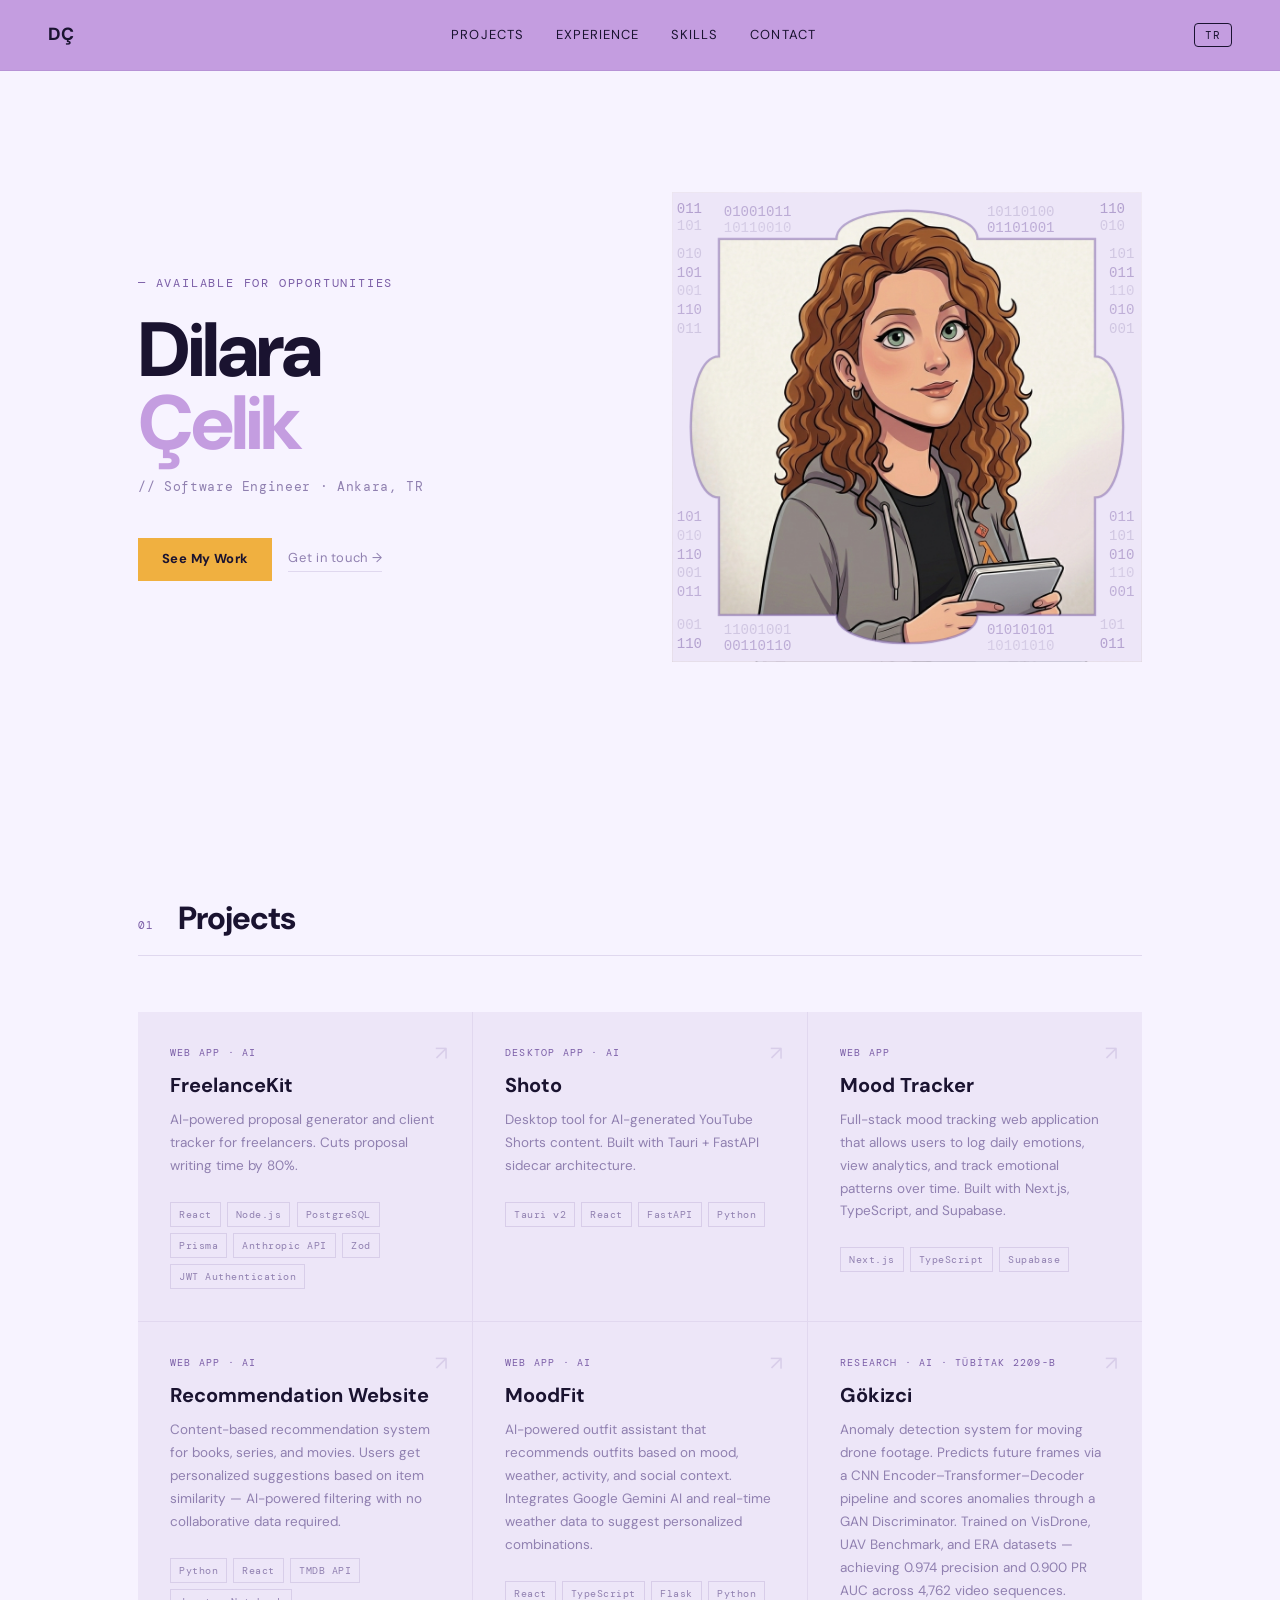
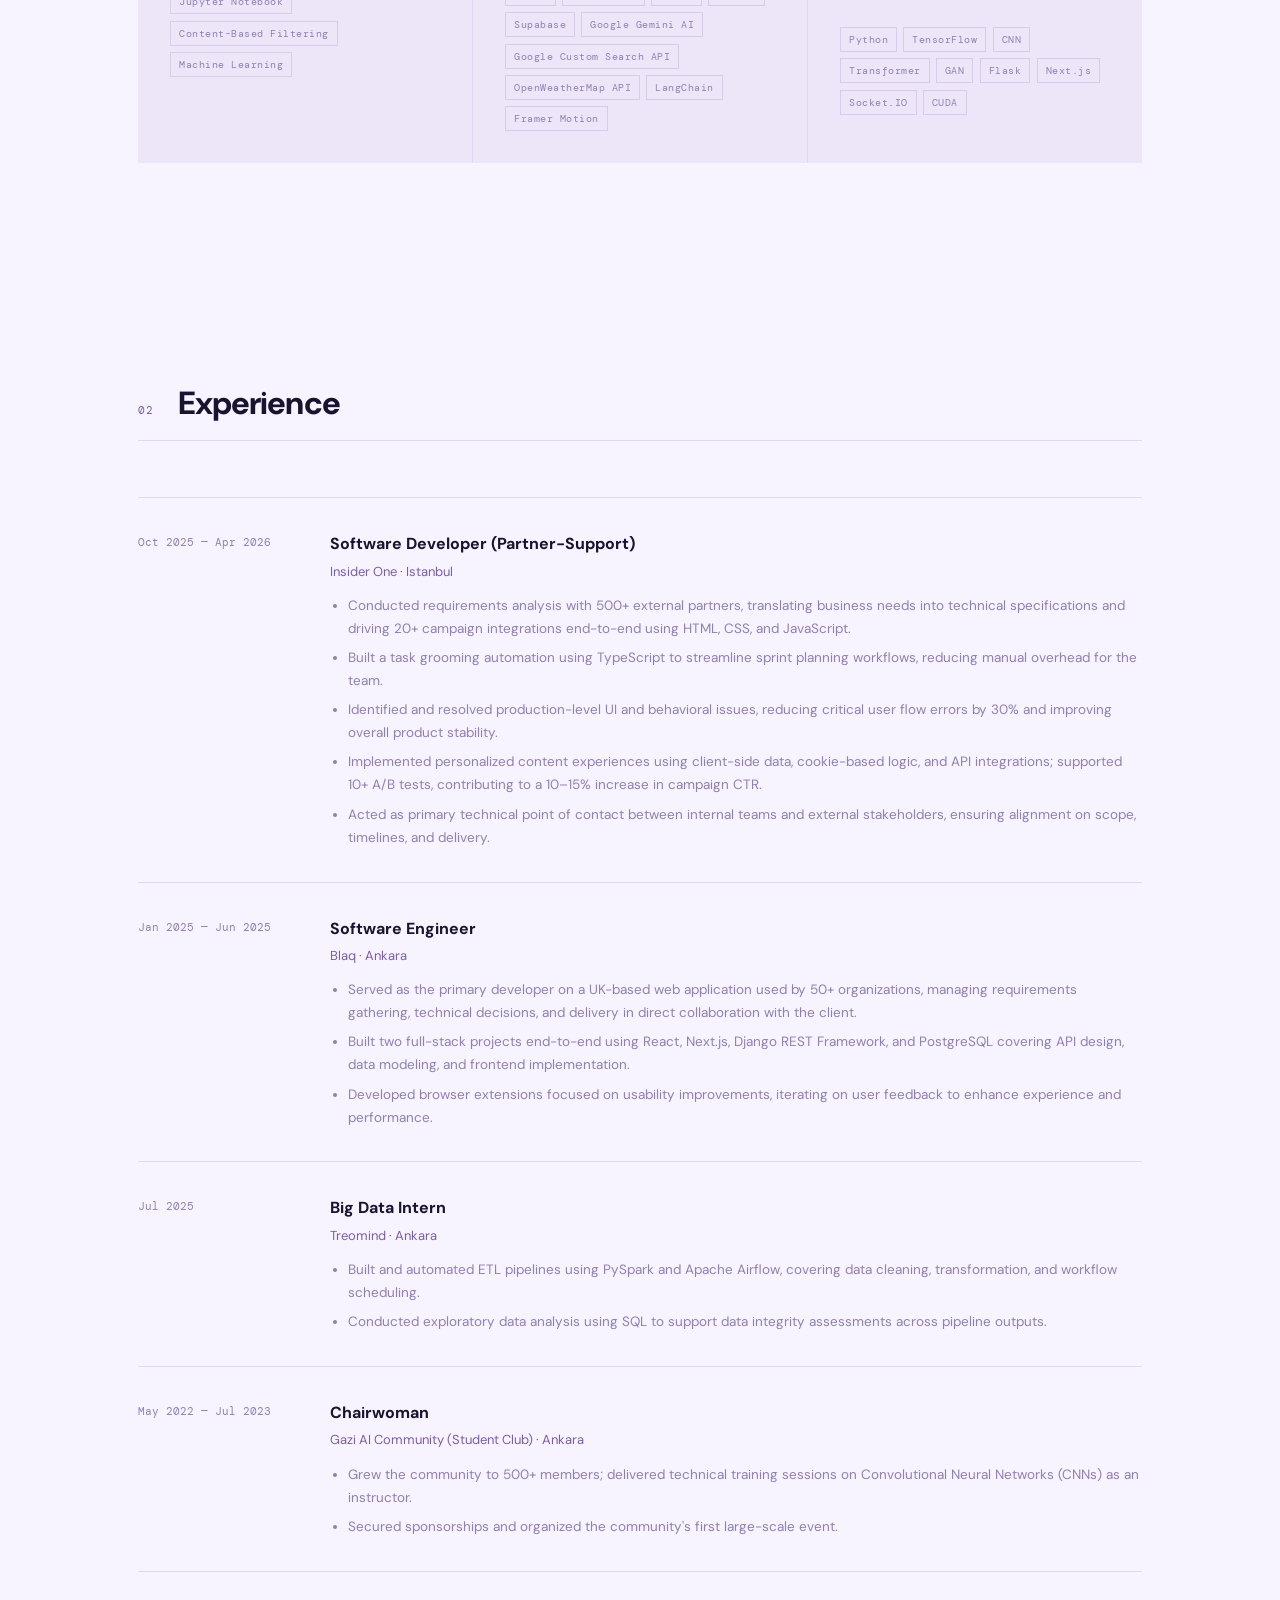
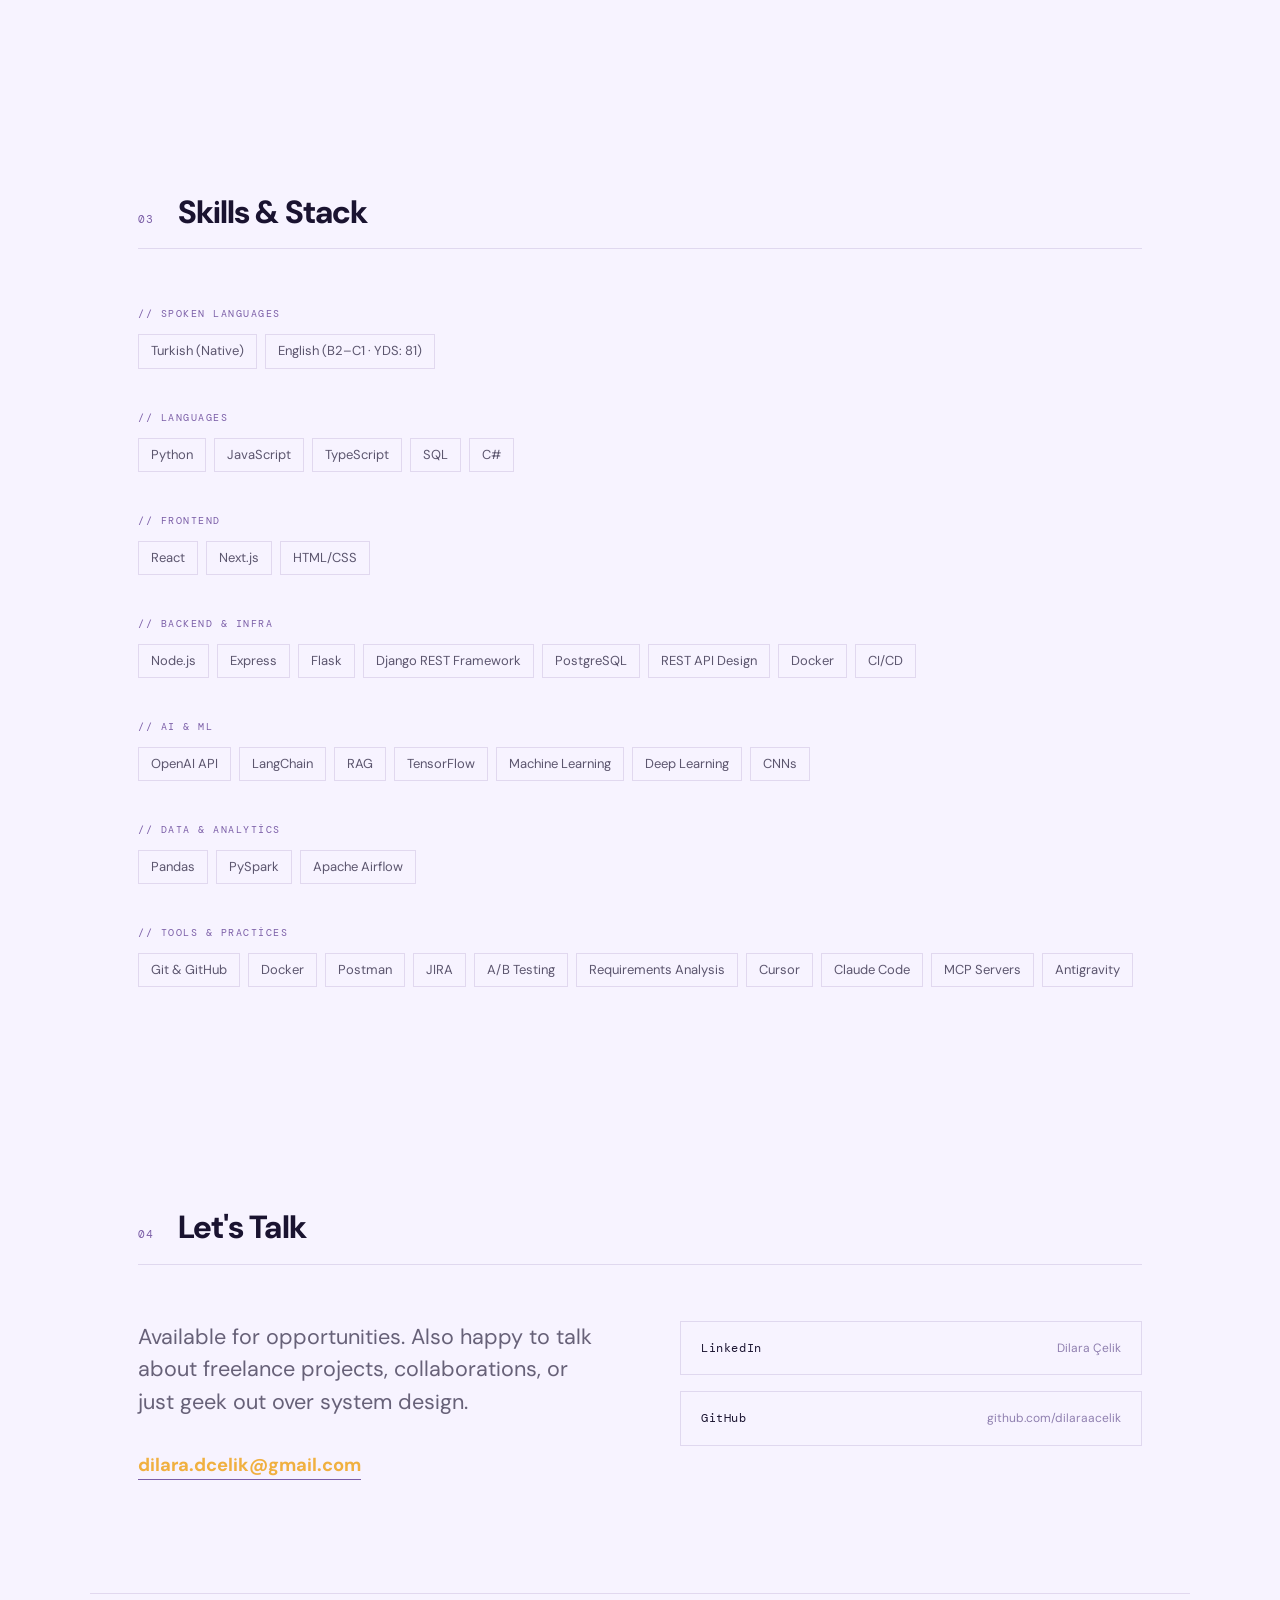
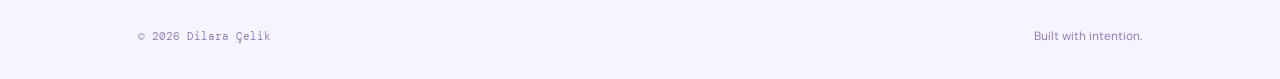
<file: index.html>
<!DOCTYPE html>
<html lang="tr">
<head>
<meta charset="UTF-8" />
<meta name="viewport" content="width=device-width, initial-scale=1.0" />
<title>Dilara Çelik — DÇ</title>
<link href="https://fonts.googleapis.com/css2?family=DM+Mono:ital,wght@0,400;0,500;1,400&family=DM+Sans:ital,opsz,wght@0,9..40,300;0,9..40,400;0,9..40,500;0,9..40,600;0,9..40,700;0,9..40,800;1,9..40,300;1,9..40,400&display=swap" rel="stylesheet" />
<link rel="stylesheet" href="styles.css" />
<link rel="icon" type="image/png" href="photo-icon.png">
</head>
<body>

<nav>
  <a href="#hero" class="nav-logo">DÇ</a>
  <ul class="nav-links">
    <li><a href="#projects" data-i18n="nav-projects">Projects</a></li>
    <li><a href="#experience" data-i18n="nav-experience">Experıence</a></li>
    <li><a href="#skills" data-i18n="nav-skills">Skılls</a></li>
    <li><a href="#contact" data-i18n="nav-contact">Contact</a></li>
  </ul>
  <div class="nav-right">
    <button id="lang-btn" onclick="toggleLang()">TR</button>
    <button class="nav-toggle" id="nav-toggle" aria-label="Menu">
      <span></span><span></span><span></span>
    </button>
  </div>
</nav>

<section id="hero" style="max-width:1100px; margin:0 auto;">
  <div>
    <div class="hero-eyebrow" data-i18n="hero-eyebrow">— AVAILABLE FOR OPPORTUNITIES</div>
    <h1 class="hero-name">Dilara<br /><span>Çelik</span></h1>
    <p class="hero-title">// Software Engineer · Ankara, TR</p>
    <!-- <p class="hero-bio">Backend leaning fullstack developer. I build tools that solve real problems, from AI powered SaaS products to client facing interfaces. Currently working on FreelanceKit.</p> -->
    <div class="hero-cta">
      <a href="#projects" class="btn-primary" data-i18n="btn-primary">See My Work</a>
      <a href="#contact" class="btn-ghost" data-i18n="btn-ghost">Get in touch →</a>
    </div>
  </div>
  <div class="hero-right">
    <!-- <div class="availability">
      <span class="dot"></span>
      Open to backend / fullstack roles — starting now
    </div> -->
    <div class="hero-image-wrap">
      <img src="photo.png" alt="Dilara Çelik" class="hero-image" />
      <svg class="puzzle-frame" viewBox="0 0 100 100" preserveAspectRatio="none" xmlns="http://www.w3.org/2000/svg">
        <defs>
          <mask id="puzzle-mask">
            <rect width="100" height="100" fill="white"/>
            <path d="M10,10 L35,10 C35,2 65,2 65,10 L90,10 L90,35 C98,35 98,65 90,65 L90,90 L65,90 C65,98 35,98 35,90 L10,90 L10,65 C2,65 2,35 10,35 Z" fill="black"/>
          </mask>
        </defs>
        <g mask="url(#puzzle-mask)" font-family="monospace" font-size="3">
          <rect width="100" height="100" fill="#EDE6F8"/>
          <!-- top-left corner -->
          <text x="1" y="4.5"  fill="#7B5EA7" opacity="0.5">011</text>
          <text x="1" y="8"    fill="#9080B0" opacity="0.28">101</text>
          <!-- top strip: left of tab -->
          <text x="11" y="5"   fill="#7B5EA7" opacity="0.42">01001011</text>
          <text x="11" y="8.5" fill="#9080B0" opacity="0.25">10110010</text>
          <!-- top strip: right of tab -->
          <text x="67" y="5"   fill="#9080B0" opacity="0.3">10110100</text>
          <text x="67" y="8.5" fill="#7B5EA7" opacity="0.42">01101001</text>
          <!-- top-right corner -->
          <text x="91" y="4.5" fill="#7B5EA7" opacity="0.5">110</text>
          <text x="91" y="8"   fill="#9080B0" opacity="0.28">010</text>
          <!-- left strip: above tab -->
          <text x="1" y="14"   fill="#9080B0" opacity="0.3">010</text>
          <text x="1" y="18"   fill="#7B5EA7" opacity="0.45">101</text>
          <text x="1" y="22"   fill="#9080B0" opacity="0.25">001</text>
          <text x="1" y="26"   fill="#7B5EA7" opacity="0.4">110</text>
          <text x="1" y="30"   fill="#9080B0" opacity="0.3">011</text>
          <!-- left strip: below tab -->
          <text x="1" y="70"   fill="#7B5EA7" opacity="0.4">101</text>
          <text x="1" y="74"   fill="#9080B0" opacity="0.25">010</text>
          <text x="1" y="78"   fill="#7B5EA7" opacity="0.45">110</text>
          <text x="1" y="82"   fill="#9080B0" opacity="0.3">001</text>
          <text x="1" y="86"   fill="#7B5EA7" opacity="0.4">011</text>
          <!-- right strip: above tab -->
          <text x="93" y="14"  fill="#9080B0" opacity="0.3">101</text>
          <text x="93" y="18"  fill="#7B5EA7" opacity="0.45">011</text>
          <text x="93" y="22"  fill="#9080B0" opacity="0.25">110</text>
          <text x="93" y="26"  fill="#7B5EA7" opacity="0.4">010</text>
          <text x="93" y="30"  fill="#9080B0" opacity="0.3">001</text>
          <!-- right strip: below tab -->
          <text x="93" y="70"  fill="#7B5EA7" opacity="0.4">011</text>
          <text x="93" y="74"  fill="#9080B0" opacity="0.3">101</text>
          <text x="93" y="78"  fill="#7B5EA7" opacity="0.45">010</text>
          <text x="93" y="82"  fill="#9080B0" opacity="0.25">110</text>
          <text x="93" y="86"  fill="#7B5EA7" opacity="0.4">001</text>
          <!-- bottom-left corner -->
          <text x="1" y="93"   fill="#9080B0" opacity="0.28">001</text>
          <text x="1" y="97"   fill="#7B5EA7" opacity="0.5">110</text>
          <!-- bottom strip: left of tab -->
          <text x="11" y="94"   fill="#9080B0" opacity="0.3">11001001</text>
          <text x="11" y="97.5" fill="#7B5EA7" opacity="0.42">00110110</text>
          <!-- bottom strip: right of tab -->
          <text x="67" y="94"   fill="#7B5EA7" opacity="0.42">01010101</text>
          <text x="67" y="97.5" fill="#9080B0" opacity="0.25">10101010</text>
          <!-- bottom-right corner -->
          <text x="91" y="93"  fill="#9080B0" opacity="0.28">101</text>
          <text x="91" y="97"  fill="#7B5EA7" opacity="0.5">011</text>
        </g>
        <path d="M10,10 L35,10 C35,2 65,2 65,10 L90,10 L90,35 C98,35 98,65 90,65 L90,90 L65,90 C65,98 35,98 35,90 L10,90 L10,65 C2,65 2,35 10,35 Z" fill="none" stroke="#7B5EA7" stroke-width="0.5" opacity="0.5"/>
      </svg>
    </div>
  </div>
</section>

<section id="projects">
  <div class="section-header">
    <span class="section-num">01</span>
    <h2 class="section-title" data-i18n="title-projects">Projects</h2>
  </div>
  <div class="projects-grid">
    <div class="project-card">
      <span class="project-arrow">↗</span>
      <div class="project-tag">Web App · AI</div>
      <div class="project-name">FreelanceKit</div>
      <div class="project-desc" data-i18n="desc-freelancekit">AI-powered proposal generator and client tracker for freelancers. Cuts proposal writing time by 80%.</div>
      <div class="project-stack">
        <span class="chip">React</span><span class="chip">Node.js</span><span class="chip">PostgreSQL</span><span class="chip">Prisma</span><span class="chip">Anthropic API</span><span class="chip">Zod</span><span class="chip">JWT Authentication</span>
      </div>
    </div>
    <div class="project-card">
      <span class="project-arrow">↗</span>
      <div class="project-tag">Desktop App · AI</div>
      <div class="project-name">Shoto</div>
      <div class="project-desc" data-i18n="desc-shoto">Desktop tool for AI-generated YouTube Shorts content. Built with Tauri + FastAPI sidecar architecture.</div>
      <div class="project-stack">
        <span class="chip">Tauri v2</span><span class="chip">React</span><span class="chip">FastAPI</span><span class="chip">Python</span>
      </div>
    </div>
    <a class="project-card" href="https://github.com/dilaraacelik/mood-tracker" target="_blank" rel="noopener noreferrer" style="text-decoration:none;color:inherit;">
      <span class="project-arrow">↗</span>
      <div class="project-tag">Web App</div>
      <div class="project-name">Mood Tracker</div>
      <div class="project-desc" data-i18n="desc-moodtracker">Full-stack mood tracking web application that allows users to log daily emotions, view analytics, and track emotional patterns over time. Built with Next.js, TypeScript, and Supabase.</div>
      <div class="project-stack">
        <span class="chip">Next.js</span><span class="chip">TypeScript</span><span class="chip">Supabase</span>
      </div>
    </a>
    <a class="project-card" href="https://github.com/dilaraacelik/recommendation-website" target="_blank" rel="noopener noreferrer" style="text-decoration:none;color:inherit;">
      <span class="project-arrow">↗</span>
      <div class="project-tag">Web App · AI</div>
      <div class="project-name">Recommendation Website</div>
      <div class="project-desc" data-i18n="desc-recommendation">Content-based recommendation system for books, series, and movies. Users get personalized suggestions based on item similarity — AI-powered filtering with no collaborative data required.</div>
      <div class="project-stack">
        <span class="chip">Python</span><span class="chip">React</span><span class="chip">TMDB API</span><span class="chip">Jupyter Notebook</span><span class="chip">Content-Based Filtering</span><span class="chip">Machine Learning</span>
      </div>
    </a>
    <a class="project-card" href="https://github.com/ryntml/MoodFit" target="_blank" rel="noopener noreferrer" style="text-decoration:none;color:inherit;">
      <span class="project-arrow">↗</span>
      <div class="project-tag">Web App · AI</div>
      <div class="project-name">MoodFit</div>
      <div class="project-desc" data-i18n="desc-moodfit">AI-powered outfit assistant that recommends outfits based on mood, weather, activity, and social context. Integrates Google Gemini AI and real-time weather data to suggest personalized combinations.</div>
      <div class="project-stack">
        <span class="chip">React</span><span class="chip">TypeScript</span><span class="chip">Flask</span><span class="chip">Python</span><span class="chip">Supabase</span><span class="chip">Google Gemini AI</span><span class="chip">Google Custom Search API</span><span class="chip">OpenWeatherMap API</span><span class="chip">LangChain</span><span class="chip">Framer Motion</span>
      </div>
    </a>
    <div class="project-card">
      <span class="project-arrow">↗</span>
      <div class="project-tag">Research · AI · TÜBİTAK 2209-B</div>
      <div class="project-name">Gökizci</div>
      <div class="project-desc" data-i18n="desc-gokizci">Anomaly detection system for moving drone footage. Predicts future frames via a CNN Encoder–Transformer–Decoder pipeline and scores anomalies through a GAN Discriminator. Trained on VisDrone, UAV Benchmark, and ERA datasets — achieving 0.974 precision and 0.900 PR AUC across 4,762 video sequences.</div>
      <div class="project-stack">
        <span class="chip">Python</span><span class="chip">TensorFlow</span><span class="chip">CNN</span><span class="chip">Transformer</span><span class="chip">GAN</span><span class="chip">Flask</span><span class="chip">Next.js</span><span class="chip">Socket.IO</span><span class="chip">CUDA</span>
      </div>
    </div>
  </div>
</section>

<section id="experience">
  <div class="section-header">
    <span class="section-num">02</span>
    <h2 class="section-title" data-i18n="title-experience">Experience</h2>
  </div>
  <div class="exp-list">
    <div class="exp-item">
      <div class="exp-period">Oct 2025 — Apr 2026</div>
      <div>
        <div class="exp-role">Software Developer (Partner-Support)</div>
        <div class="exp-company">Insider One · Istanbul</div>
        <ul class="exp-desc" data-i18n-html="exp-insider">
          <li>Conducted requirements analysis with 500+ external partners, translating business needs into technical specifications and driving 20+ campaign integrations end-to-end using HTML, CSS, and JavaScript.</li>
          <li>Built a task grooming automation using TypeScript to streamline sprint planning workflows, reducing manual overhead for the team.</li>
          <li>Identified and resolved production-level UI and behavioral issues, reducing critical user flow errors by 30% and improving overall product stability.</li>
          <li>Implemented personalized content experiences using client-side data, cookie-based logic, and API integrations; supported 10+ A/B tests, contributing to a 10–15% increase in campaign CTR.</li>
          <li>Acted as primary technical point of contact between internal teams and external stakeholders, ensuring alignment on scope, timelines, and delivery.</li>
        </ul>
      </div>
    </div>
    <div class="exp-item">
      <div class="exp-period">Jan 2025 — Jun 2025</div>
      <div>
        <div class="exp-role">Software Engineer</div>
        <div class="exp-company">Blaq · Ankara</div>
        <ul class="exp-desc" data-i18n-html="exp-blaq">
          <li>Served as the primary developer on a UK-based web application used by 50+ organizations, managing requirements gathering, technical decisions, and delivery in direct collaboration with the client.</li>
          <li>Built two full-stack projects end-to-end using React, Next.js, Django REST Framework, and PostgreSQL covering API design, data modeling, and frontend implementation.</li>
          <li>Developed browser extensions focused on usability improvements, iterating on user feedback to enhance experience and performance.</li>
        </ul>
      </div>
    </div>
    <div class="exp-item">
      <div class="exp-period">Jul 2025</div>
      <div>
        <div class="exp-role">Big Data Intern</div>
        <div class="exp-company">Treomind · Ankara</div>
        <ul class="exp-desc" data-i18n-html="exp-treomind">
          <li>Built and automated ETL pipelines using PySpark and Apache Airflow, covering data cleaning, transformation, and workflow scheduling.</li>
          <li>Conducted exploratory data analysis using SQL to support data integrity assessments across pipeline outputs.</li>
        </ul>
      </div>
    </div>
    <div class="exp-item">
      <div class="exp-period">May 2022 — Jul 2023</div>
      <div>
        <div class="exp-role">Chairwoman</div>
        <div class="exp-company">Gazi AI Community (Student Club) · Ankara</div>
        <ul class="exp-desc" data-i18n-html="exp-gazi">
          <li>Grew the community to 500+ members; delivered technical training sessions on Convolutional Neural Networks (CNNs) as an instructor.</li>
          <li>Secured sponsorships and organized the community's first large-scale event.</li>
        </ul>
      </div>
    </div>
  </div>
</section>

<section id="skills">
  <div class="section-header">
    <span class="section-num">03</span>
    <h2 class="section-title" data-i18n="title-skills">Skills & Stack</h2>
  </div>
  <div class="skills-layout">
    <div class="skills-groups">
      <div>
        <div class="skill-group-label" data-i18n="grp-spoken">// Spoken Languages</div>
        <div class="skills-tags">
          <span class="skill-tag">Turkish (Native)</span><span class="skill-tag">English (B2–C1 · YDS: 81)</span>
        </div>
      </div>
      <div>
        <div class="skill-group-label" data-i18n="grp-lang">// Languages</div>
        <div class="skills-tags">
          <span class="skill-tag">Python</span><span class="skill-tag">JavaScript</span><span class="skill-tag">TypeScript</span><span class="skill-tag">SQL</span><span class="skill-tag">C#</span>
        </div>
      </div>
      <div>
        <div class="skill-group-label" data-i18n="grp-frontend">// Frontend</div>
        <div class="skills-tags">
          <span class="skill-tag">React</span><span class="skill-tag">Next.js</span><span class="skill-tag">HTML/CSS</span>
        </div>
      </div>
      <div>
        <div class="skill-group-label" data-i18n="grp-backend">// Backend & Infra</div>
        <div class="skills-tags">
          <span class="skill-tag">Node.js</span><span class="skill-tag">Express</span><span class="skill-tag">Flask</span><span class="skill-tag">Django REST Framework</span>
          <span class="skill-tag">PostgreSQL</span><span class="skill-tag">REST API Design</span><span class="skill-tag">Docker</span><span class="skill-tag">CI/CD</span>
        </div>
      </div>
      <div>
        <div class="skill-group-label" data-i18n="grp-ai">// AI & ML</div>
        <div class="skills-tags">
          <span class="skill-tag">OpenAI API</span><span class="skill-tag">LangChain</span><span class="skill-tag">RAG</span><span class="skill-tag">TensorFlow</span><span class="skill-tag">Machine Learning</span><span class="skill-tag">Deep Learning</span><span class="skill-tag">CNNs</span>
        </div>
      </div>
      <div>
        <div class="skill-group-label" data-i18n="grp-data">// Data & Analytics</div>
        <div class="skills-tags">
          <span class="skill-tag">Pandas</span><span class="skill-tag">PySpark</span><span class="skill-tag">Apache Airflow</span>
        </div>
      </div>
      <div>
        <div class="skill-group-label" data-i18n="grp-tools">// Tools & Practices</div>
        <div class="skills-tags">
          <span class="skill-tag">Git & GitHub</span><span class="skill-tag">Docker</span><span class="skill-tag">Postman</span><span class="skill-tag">JIRA</span><span class="skill-tag">A/B Testing</span><span class="skill-tag">Requirements Analysis</span><span class="skill-tag">Cursor</span><span class="skill-tag">Claude Code</span><span class="skill-tag">MCP Servers</span><span class="skill-tag">Antigravity</span>
        </div>
      </div>
    </div>
  </div>
</section>

<section id="contact">
  <div class="section-header">
    <span class="section-num">04</span>
    <h2 class="section-title" data-i18n="title-contact">Let's Talk</h2>
  </div>
  <div class="contact-layout">
    <div>
      <p class="contact-intro" data-i18n="contact-intro">Available for opportunities. Also happy to talk about freelance projects, collaborations, or just geek out over system design.</p>
      <a href="mailto:dilara.dcelik@gmail.com" class="contact-email">dilara.dcelik@gmail.com</a>
    </div>
    <div class="social-links">
      <!-- <a href="https://tiktok.com/@withlaara" class="social-link">
        <span class="social-name">TikTok</span><span class="social-handle">@withlaara</span>
      </a>
      <a href="https://instagram.com/withlaara" class="social-link">
        <span class="social-name">Instagram</span><span class="social-handle">@withlaara</span>
      </a> -->
      <a href="https://www.linkedin.com/in/dilaracelikk/" class="social-link">
        <span class="social-name">LinkedIn</span><span class="social-handle">Dilara Çelik</span>
      </a>
      <a href="https://github.com/dilaraacelik" class="social-link">
        <span class="social-name">GitHub</span><span class="social-handle">github.com/dilaraacelik</span>
      </a>
    </div>
  </div>
</section>

<footer>
  <span class="footer-copy">© 2026 Dilara Çelik</span>
  <span class="footer-made">Built with intention.</span>
</footer>


<script src="script.js"></script>
</body>
</html>
</file>
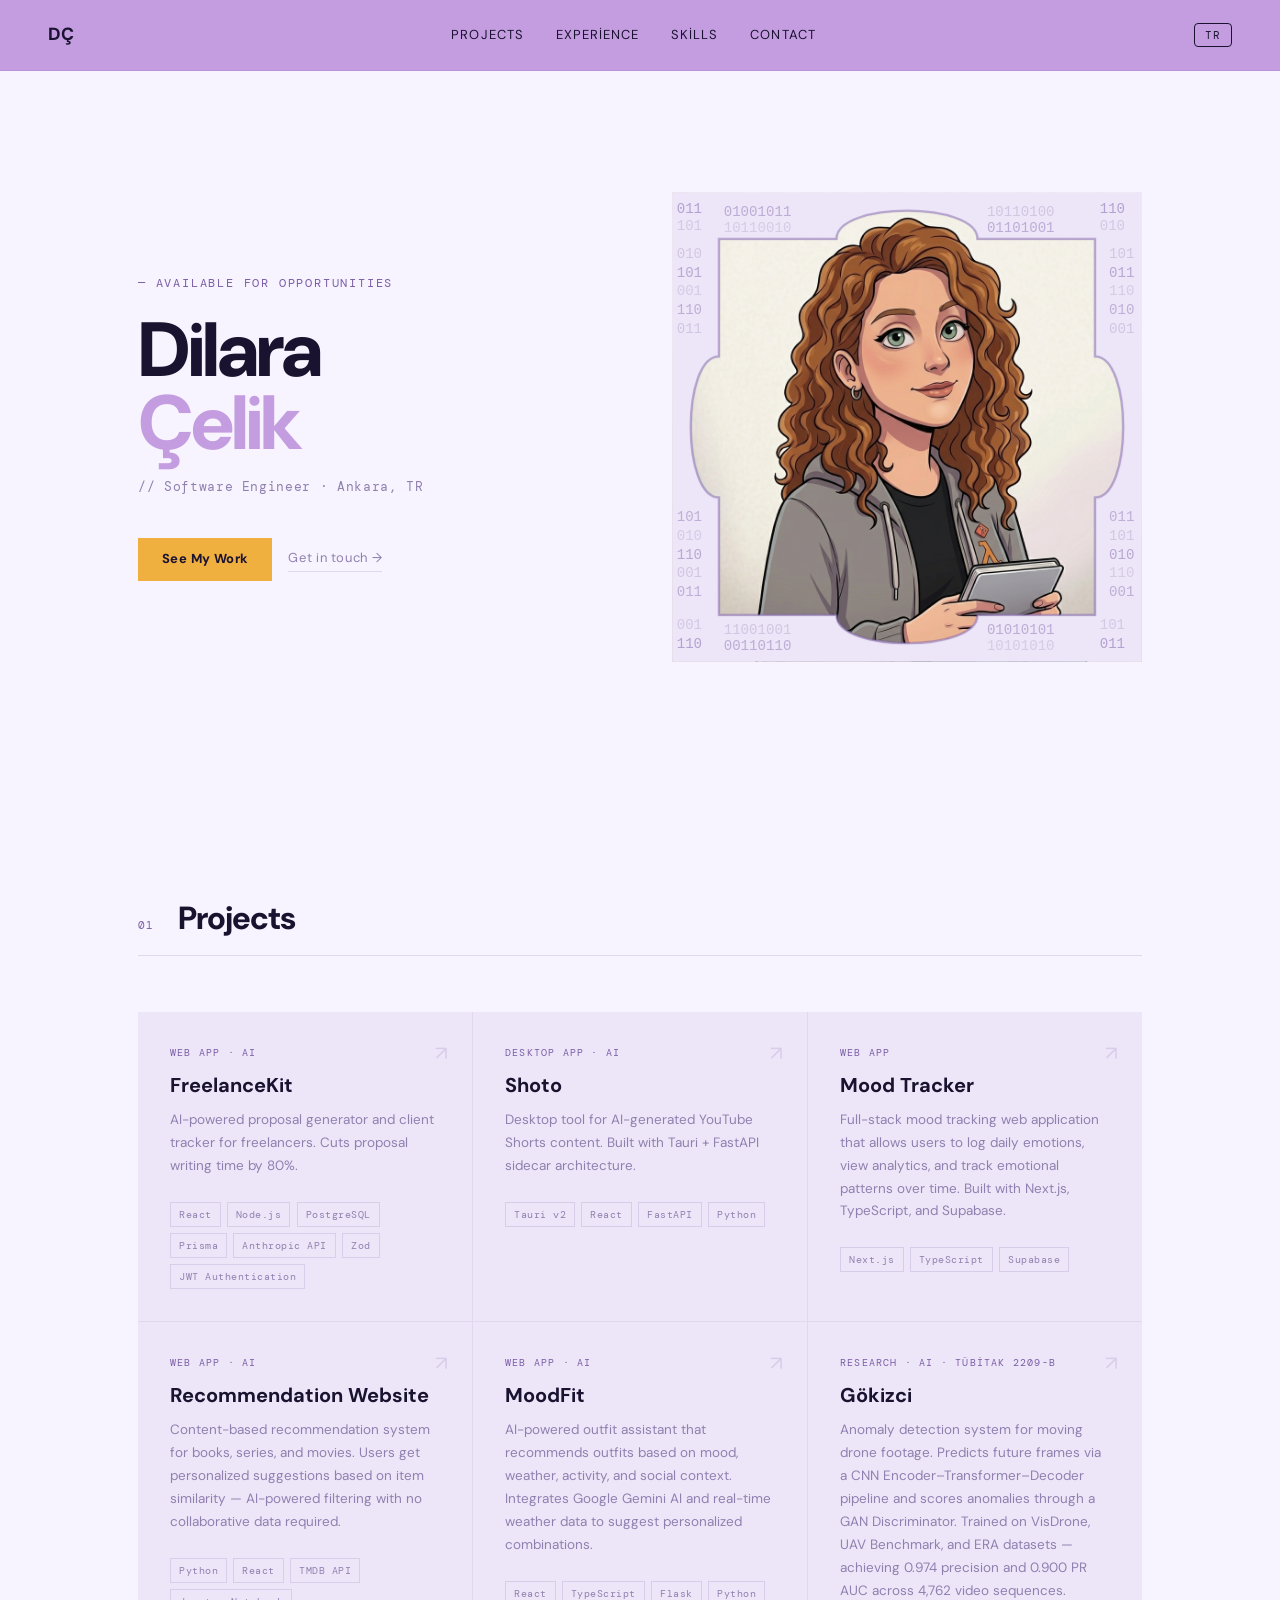
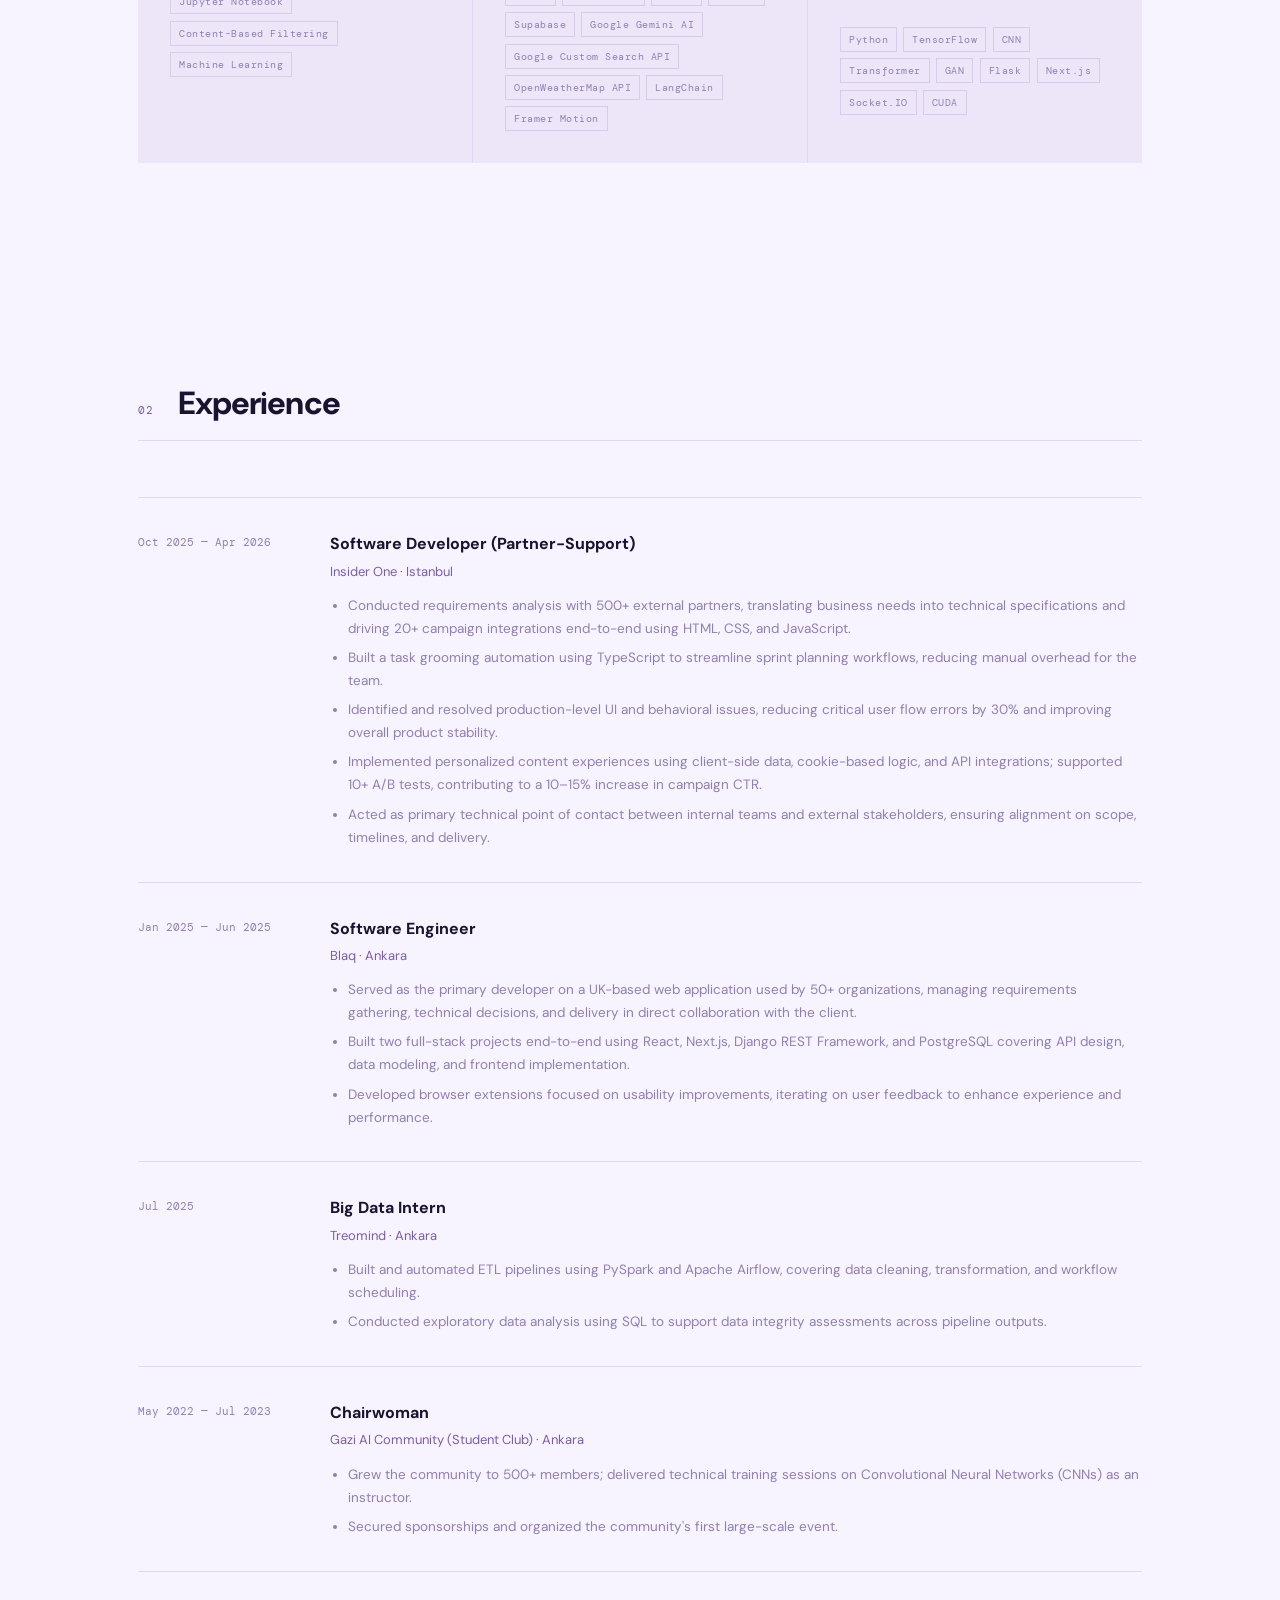
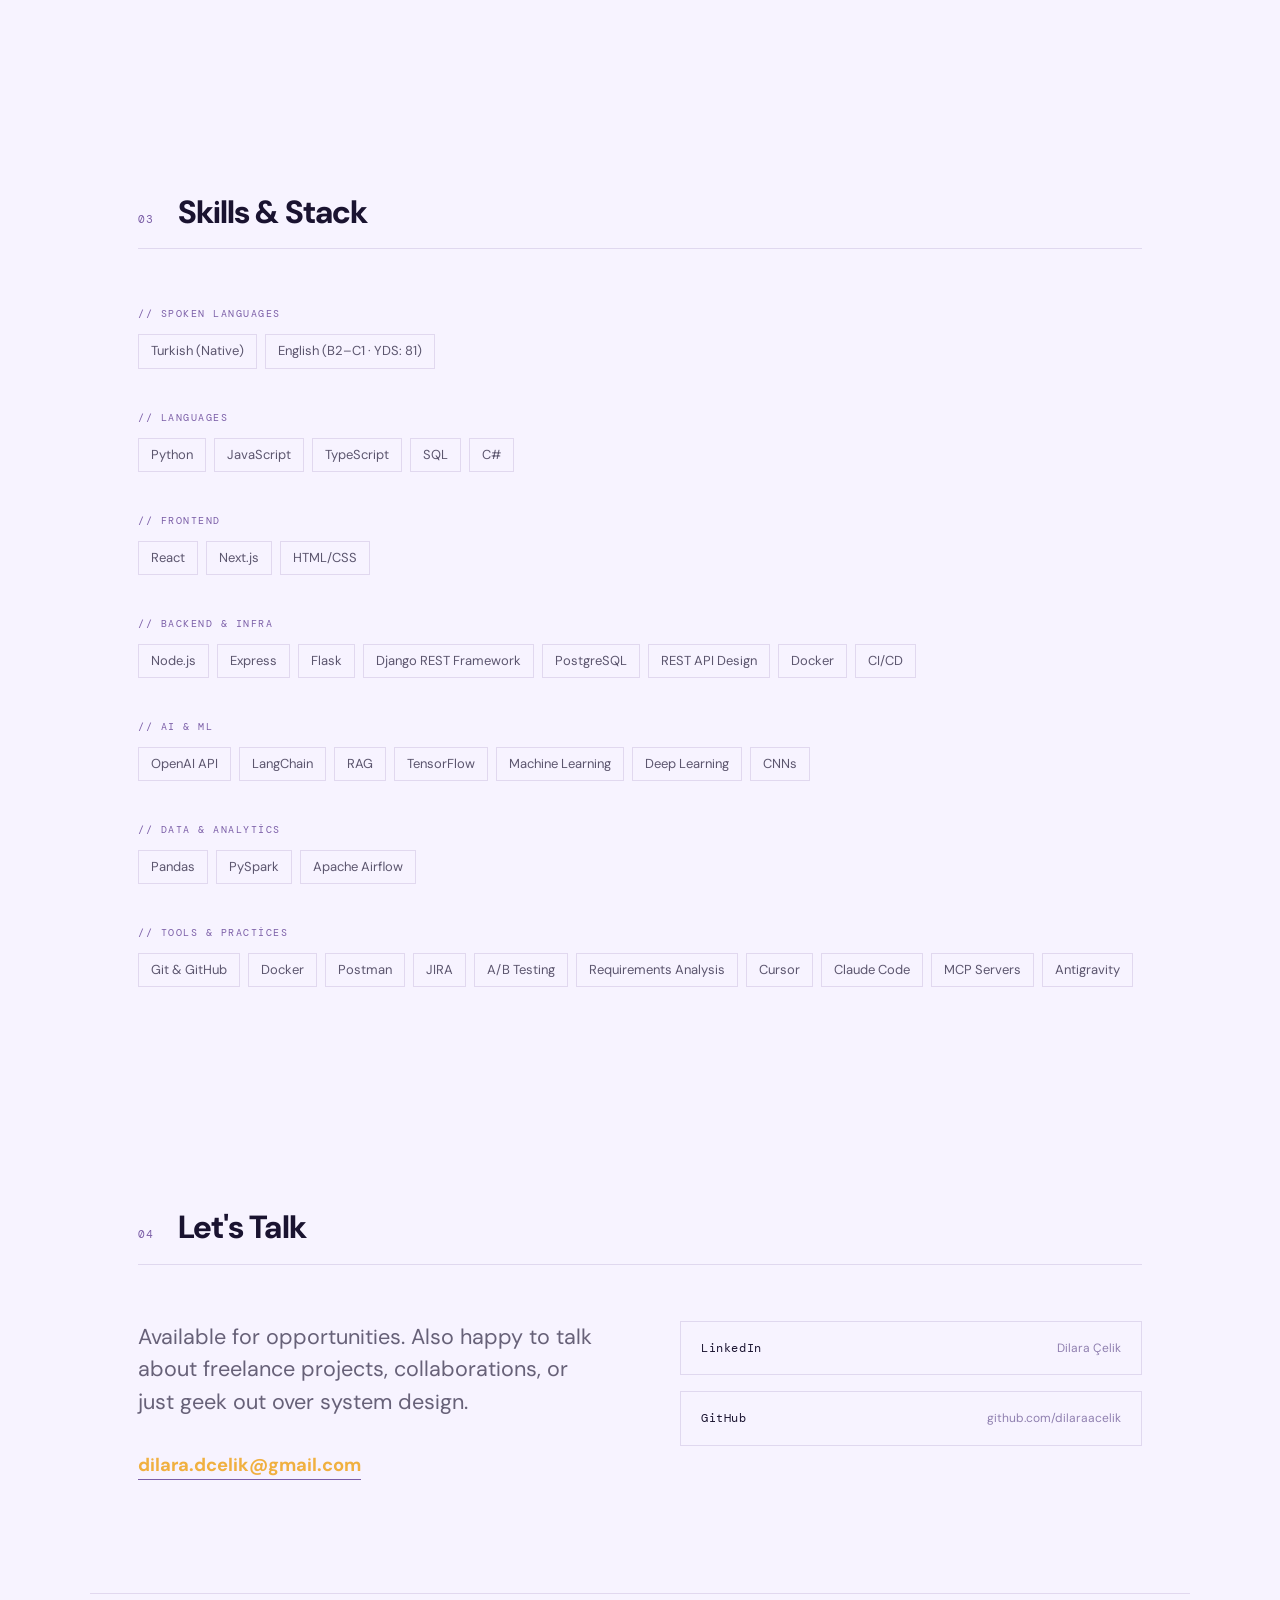
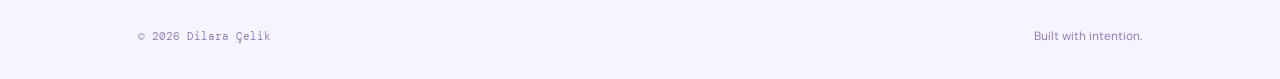
<file: portfolio.html>
<!DOCTYPE html>
<html lang="tr">
<head>
<meta charset="UTF-8" />
<meta name="viewport" content="width=device-width, initial-scale=1.0" />
<title>Dilara Çelik — DÇ</title>
<link href="https://fonts.googleapis.com/css2?family=DM+Mono:ital,wght@0,400;0,500;1,400&family=DM+Sans:ital,opsz,wght@0,9..40,300;0,9..40,400;0,9..40,500;0,9..40,600;0,9..40,700;0,9..40,800;1,9..40,300;1,9..40,400&display=swap" rel="stylesheet" />
<link rel="stylesheet" href="styles.css" />
</head>
<body>

<nav>
  <a href="#hero" class="nav-logo">DÇ</a>
  <ul class="nav-links">
    <li><a href="#projects" data-i18n="nav-projects">Projects</a></li>
    <li><a href="#experience" data-i18n="nav-experience">Experience</a></li>
    <li><a href="#skills" data-i18n="nav-skills">Skills</a></li>
    <li><a href="#contact" data-i18n="nav-contact">Contact</a></li>
  </ul>
  <button id="lang-btn" onclick="toggleLang()">TR</button>
</nav>

<section id="hero" style="max-width:1100px; margin:0 auto;">
  <div>
    <div class="hero-eyebrow" data-i18n="hero-eyebrow">— AVAILABLE FOR OPPORTUNITIES</div>
    <h1 class="hero-name">Dilara<br /><span>Çelik</span></h1>
    <p class="hero-title">// Software Engineer · Ankara, TR</p>
    <!-- <p class="hero-bio">Backend leaning fullstack developer. I build tools that solve real problems, from AI powered SaaS products to client facing interfaces. Currently working on FreelanceKit.</p> -->
    <div class="hero-cta">
      <a href="#projects" class="btn-primary" data-i18n="btn-primary">See My Work</a>
      <a href="#contact" class="btn-ghost" data-i18n="btn-ghost">Get in touch →</a>
    </div>
  </div>
  <div class="hero-right">
    <!-- <div class="availability">
      <span class="dot"></span>
      Open to backend / fullstack roles — starting now
    </div> -->
    <div class="hero-image-wrap">
      <img src="photo.png" alt="Dilara Çelik" class="hero-image" />
      <svg class="puzzle-frame" viewBox="0 0 100 100" preserveAspectRatio="none" xmlns="http://www.w3.org/2000/svg">
        <defs>
          <mask id="puzzle-mask">
            <rect width="100" height="100" fill="white"/>
            <path d="M10,10 L35,10 C35,2 65,2 65,10 L90,10 L90,35 C98,35 98,65 90,65 L90,90 L65,90 C65,98 35,98 35,90 L10,90 L10,65 C2,65 2,35 10,35 Z" fill="black"/>
          </mask>
        </defs>
        <g mask="url(#puzzle-mask)" font-family="monospace" font-size="3">
          <rect width="100" height="100" fill="#EDE6F8"/>
          <!-- top-left corner -->
          <text x="1" y="4.5"  fill="#7B5EA7" opacity="0.5">011</text>
          <text x="1" y="8"    fill="#9080B0" opacity="0.28">101</text>
          <!-- top strip: left of tab -->
          <text x="11" y="5"   fill="#7B5EA7" opacity="0.42">01001011</text>
          <text x="11" y="8.5" fill="#9080B0" opacity="0.25">10110010</text>
          <!-- top strip: right of tab -->
          <text x="67" y="5"   fill="#9080B0" opacity="0.3">10110100</text>
          <text x="67" y="8.5" fill="#7B5EA7" opacity="0.42">01101001</text>
          <!-- top-right corner -->
          <text x="91" y="4.5" fill="#7B5EA7" opacity="0.5">110</text>
          <text x="91" y="8"   fill="#9080B0" opacity="0.28">010</text>
          <!-- left strip: above tab -->
          <text x="1" y="14"   fill="#9080B0" opacity="0.3">010</text>
          <text x="1" y="18"   fill="#7B5EA7" opacity="0.45">101</text>
          <text x="1" y="22"   fill="#9080B0" opacity="0.25">001</text>
          <text x="1" y="26"   fill="#7B5EA7" opacity="0.4">110</text>
          <text x="1" y="30"   fill="#9080B0" opacity="0.3">011</text>
          <!-- left strip: below tab -->
          <text x="1" y="70"   fill="#7B5EA7" opacity="0.4">101</text>
          <text x="1" y="74"   fill="#9080B0" opacity="0.25">010</text>
          <text x="1" y="78"   fill="#7B5EA7" opacity="0.45">110</text>
          <text x="1" y="82"   fill="#9080B0" opacity="0.3">001</text>
          <text x="1" y="86"   fill="#7B5EA7" opacity="0.4">011</text>
          <!-- right strip: above tab -->
          <text x="93" y="14"  fill="#9080B0" opacity="0.3">101</text>
          <text x="93" y="18"  fill="#7B5EA7" opacity="0.45">011</text>
          <text x="93" y="22"  fill="#9080B0" opacity="0.25">110</text>
          <text x="93" y="26"  fill="#7B5EA7" opacity="0.4">010</text>
          <text x="93" y="30"  fill="#9080B0" opacity="0.3">001</text>
          <!-- right strip: below tab -->
          <text x="93" y="70"  fill="#7B5EA7" opacity="0.4">011</text>
          <text x="93" y="74"  fill="#9080B0" opacity="0.3">101</text>
          <text x="93" y="78"  fill="#7B5EA7" opacity="0.45">010</text>
          <text x="93" y="82"  fill="#9080B0" opacity="0.25">110</text>
          <text x="93" y="86"  fill="#7B5EA7" opacity="0.4">001</text>
          <!-- bottom-left corner -->
          <text x="1" y="93"   fill="#9080B0" opacity="0.28">001</text>
          <text x="1" y="97"   fill="#7B5EA7" opacity="0.5">110</text>
          <!-- bottom strip: left of tab -->
          <text x="11" y="94"   fill="#9080B0" opacity="0.3">11001001</text>
          <text x="11" y="97.5" fill="#7B5EA7" opacity="0.42">00110110</text>
          <!-- bottom strip: right of tab -->
          <text x="67" y="94"   fill="#7B5EA7" opacity="0.42">01010101</text>
          <text x="67" y="97.5" fill="#9080B0" opacity="0.25">10101010</text>
          <!-- bottom-right corner -->
          <text x="91" y="93"  fill="#9080B0" opacity="0.28">101</text>
          <text x="91" y="97"  fill="#7B5EA7" opacity="0.5">011</text>
        </g>
        <path d="M10,10 L35,10 C35,2 65,2 65,10 L90,10 L90,35 C98,35 98,65 90,65 L90,90 L65,90 C65,98 35,98 35,90 L10,90 L10,65 C2,65 2,35 10,35 Z" fill="none" stroke="#7B5EA7" stroke-width="0.5" opacity="0.5"/>
      </svg>
    </div>
  </div>
</section>

<section id="projects">
  <div class="section-header">
    <span class="section-num">01</span>
    <h2 class="section-title" data-i18n="title-projects">Projects</h2>
  </div>
  <div class="projects-grid">
    <div class="project-card">
      <span class="project-arrow">↗</span>
      <div class="project-tag">Web App · AI</div>
      <div class="project-name">FreelanceKit</div>
      <div class="project-desc" data-i18n="desc-freelancekit">AI-powered proposal generator and client tracker for freelancers. Cuts proposal writing time by 80%.</div>
      <div class="project-stack">
        <span class="chip">React</span><span class="chip">Node.js</span><span class="chip">PostgreSQL</span><span class="chip">Prisma</span><span class="chip">Anthropic API</span><span class="chip">Zod</span><span class="chip">JWT Authentication</span>
      </div>
    </div>
    <div class="project-card">
      <span class="project-arrow">↗</span>
      <div class="project-tag">Desktop App · AI</div>
      <div class="project-name">Shoto</div>
      <div class="project-desc" data-i18n="desc-shoto">Desktop tool for AI-generated YouTube Shorts content. Built with Tauri + FastAPI sidecar architecture.</div>
      <div class="project-stack">
        <span class="chip">Tauri v2</span><span class="chip">React</span><span class="chip">FastAPI</span><span class="chip">Python</span>
      </div>
    </div>
    <a class="project-card" href="https://github.com/dilaraacelik/mood-tracker" target="_blank" rel="noopener noreferrer" style="text-decoration:none;color:inherit;">
      <span class="project-arrow">↗</span>
      <div class="project-tag">Web App</div>
      <div class="project-name">Mood Tracker</div>
      <div class="project-desc" data-i18n="desc-moodtracker">Full-stack mood tracking web application that allows users to log daily emotions, view analytics, and track emotional patterns over time. Built with Next.js, TypeScript, and Supabase.</div>
      <div class="project-stack">
        <span class="chip">Next.js</span><span class="chip">TypeScript</span><span class="chip">Supabase</span>
      </div>
    </a>
    <a class="project-card" href="https://github.com/dilaraacelik/recommendation-website" target="_blank" rel="noopener noreferrer" style="text-decoration:none;color:inherit;">
      <span class="project-arrow">↗</span>
      <div class="project-tag">Web App · AI</div>
      <div class="project-name">Recommendation Website</div>
      <div class="project-desc" data-i18n="desc-recommendation">Content-based recommendation system for books, series, and movies. Users get personalized suggestions based on item similarity — AI-powered filtering with no collaborative data required.</div>
      <div class="project-stack">
        <span class="chip">Python</span><span class="chip">React</span><span class="chip">TMDB API</span><span class="chip">Jupyter Notebook</span><span class="chip">Content-Based Filtering</span><span class="chip">Machine Learning</span>
      </div>
    </a>
    <a class="project-card" href="https://github.com/ryntml/MoodFit" target="_blank" rel="noopener noreferrer" style="text-decoration:none;color:inherit;">
      <span class="project-arrow">↗</span>
      <div class="project-tag">Web App · AI</div>
      <div class="project-name">MoodFit</div>
      <div class="project-desc" data-i18n="desc-moodfit">AI-powered outfit assistant that recommends outfits based on mood, weather, activity, and social context. Integrates Google Gemini AI and real-time weather data to suggest personalized combinations.</div>
      <div class="project-stack">
        <span class="chip">React</span><span class="chip">TypeScript</span><span class="chip">Flask</span><span class="chip">Python</span><span class="chip">Supabase</span><span class="chip">Google Gemini AI</span><span class="chip">Google Custom Search API</span><span class="chip">OpenWeatherMap API</span><span class="chip">LangChain</span><span class="chip">Framer Motion</span>
      </div>
    </a>
    <div class="project-card">
      <span class="project-arrow">↗</span>
      <div class="project-tag">Research · AI · TÜBİTAK 2209-B</div>
      <div class="project-name">Gökizci</div>
      <div class="project-desc" data-i18n="desc-gokizci">Anomaly detection system for moving drone footage. Predicts future frames via a CNN Encoder–Transformer–Decoder pipeline and scores anomalies through a GAN Discriminator. Trained on VisDrone, UAV Benchmark, and ERA datasets — achieving 0.974 precision and 0.900 PR AUC across 4,762 video sequences.</div>
      <div class="project-stack">
        <span class="chip">Python</span><span class="chip">TensorFlow</span><span class="chip">CNN</span><span class="chip">Transformer</span><span class="chip">GAN</span><span class="chip">Flask</span><span class="chip">Next.js</span><span class="chip">Socket.IO</span><span class="chip">CUDA</span>
      </div>
    </div>
  </div>
</section>

<section id="experience">
  <div class="section-header">
    <span class="section-num">02</span>
    <h2 class="section-title" data-i18n="title-experience">Experience</h2>
  </div>
  <div class="exp-list">
    <div class="exp-item">
      <div class="exp-period">Oct 2025 — Apr 2026</div>
      <div>
        <div class="exp-role">Software Developer (Partner-Support)</div>
        <div class="exp-company">Insider One · Istanbul</div>
        <ul class="exp-desc" data-i18n-html="exp-insider">
          <li>Conducted requirements analysis with 500+ external partners, translating business needs into technical specifications and driving 20+ campaign integrations end-to-end using HTML, CSS, and JavaScript.</li>
          <li>Built a task grooming automation using TypeScript to streamline sprint planning workflows, reducing manual overhead for the team.</li>
          <li>Identified and resolved production-level UI and behavioral issues, reducing critical user flow errors by 30% and improving overall product stability.</li>
          <li>Implemented personalized content experiences using client-side data, cookie-based logic, and API integrations; supported 10+ A/B tests, contributing to a 10–15% increase in campaign CTR.</li>
          <li>Acted as primary technical point of contact between internal teams and external stakeholders, ensuring alignment on scope, timelines, and delivery.</li>
        </ul>
      </div>
    </div>
    <div class="exp-item">
      <div class="exp-period">Jan 2025 — Jun 2025</div>
      <div>
        <div class="exp-role">Software Engineer</div>
        <div class="exp-company">Blaq · Ankara</div>
        <ul class="exp-desc" data-i18n-html="exp-blaq">
          <li>Served as the primary developer on a UK-based web application used by 50+ organizations, managing requirements gathering, technical decisions, and delivery in direct collaboration with the client.</li>
          <li>Built two full-stack projects end-to-end using React, Next.js, Django REST Framework, and PostgreSQL covering API design, data modeling, and frontend implementation.</li>
          <li>Developed browser extensions focused on usability improvements, iterating on user feedback to enhance experience and performance.</li>
        </ul>
      </div>
    </div>
    <div class="exp-item">
      <div class="exp-period">Jul 2025</div>
      <div>
        <div class="exp-role">Big Data Intern</div>
        <div class="exp-company">Treomind · Ankara</div>
        <ul class="exp-desc" data-i18n-html="exp-treomind">
          <li>Built and automated ETL pipelines using PySpark and Apache Airflow, covering data cleaning, transformation, and workflow scheduling.</li>
          <li>Conducted exploratory data analysis using SQL to support data integrity assessments across pipeline outputs.</li>
        </ul>
      </div>
    </div>
    <div class="exp-item">
      <div class="exp-period">May 2022 — Jul 2023</div>
      <div>
        <div class="exp-role">Chairwoman</div>
        <div class="exp-company">Gazi AI Community (Student Club) · Ankara</div>
        <ul class="exp-desc" data-i18n-html="exp-gazi">
          <li>Grew the community to 500+ members; delivered technical training sessions on Convolutional Neural Networks (CNNs) as an instructor.</li>
          <li>Secured sponsorships and organized the community's first large-scale event.</li>
        </ul>
      </div>
    </div>
  </div>
</section>

<section id="skills">
  <div class="section-header">
    <span class="section-num">03</span>
    <h2 class="section-title" data-i18n="title-skills">Skills & Stack</h2>
  </div>
  <div class="skills-layout">
    <div class="skills-groups">
      <div>
        <div class="skill-group-label" data-i18n="grp-spoken">// Spoken Languages</div>
        <div class="skills-tags">
          <span class="skill-tag">Turkish (Native)</span><span class="skill-tag">English (B2–C1 · YDS: 81)</span>
        </div>
      </div>
      <div>
        <div class="skill-group-label" data-i18n="grp-lang">// Languages</div>
        <div class="skills-tags">
          <span class="skill-tag">Python</span><span class="skill-tag">JavaScript</span><span class="skill-tag">TypeScript</span><span class="skill-tag">SQL</span><span class="skill-tag">C#</span>
        </div>
      </div>
      <div>
        <div class="skill-group-label" data-i18n="grp-frontend">// Frontend</div>
        <div class="skills-tags">
          <span class="skill-tag">React</span><span class="skill-tag">Next.js</span><span class="skill-tag">HTML/CSS</span>
        </div>
      </div>
      <div>
        <div class="skill-group-label" data-i18n="grp-backend">// Backend & Infra</div>
        <div class="skills-tags">
          <span class="skill-tag">Node.js</span><span class="skill-tag">Express</span><span class="skill-tag">Flask</span><span class="skill-tag">Django REST Framework</span>
          <span class="skill-tag">PostgreSQL</span><span class="skill-tag">REST API Design</span><span class="skill-tag">Docker</span><span class="skill-tag">CI/CD</span>
        </div>
      </div>
      <div>
        <div class="skill-group-label" data-i18n="grp-ai">// AI & ML</div>
        <div class="skills-tags">
          <span class="skill-tag">OpenAI API</span><span class="skill-tag">LangChain</span><span class="skill-tag">RAG</span><span class="skill-tag">TensorFlow</span><span class="skill-tag">Machine Learning</span><span class="skill-tag">Deep Learning</span><span class="skill-tag">CNNs</span>
        </div>
      </div>
      <div>
        <div class="skill-group-label" data-i18n="grp-data">// Data & Analytics</div>
        <div class="skills-tags">
          <span class="skill-tag">Pandas</span><span class="skill-tag">PySpark</span><span class="skill-tag">Apache Airflow</span>
        </div>
      </div>
      <div>
        <div class="skill-group-label" data-i18n="grp-tools">// Tools & Practices</div>
        <div class="skills-tags">
          <span class="skill-tag">Git & GitHub</span><span class="skill-tag">Docker</span><span class="skill-tag">Postman</span><span class="skill-tag">JIRA</span><span class="skill-tag">A/B Testing</span><span class="skill-tag">Requirements Analysis</span><span class="skill-tag">Cursor</span><span class="skill-tag">Claude Code</span><span class="skill-tag">MCP Servers</span><span class="skill-tag">Antigravity</span>
        </div>
      </div>
    </div>
  </div>
</section>

<section id="contact">
  <div class="section-header">
    <span class="section-num">04</span>
    <h2 class="section-title" data-i18n="title-contact">Let's Talk</h2>
  </div>
  <div class="contact-layout">
    <div>
      <p class="contact-intro" data-i18n="contact-intro">Available for opportunities. Also happy to talk about freelance projects, collaborations, or just geek out over system design.</p>
      <a href="mailto:dilara.dcelik@gmail.com" class="contact-email">dilara.dcelik@gmail.com</a>
    </div>
    <div class="social-links">
      <!-- <a href="https://tiktok.com/@withlaara" class="social-link">
        <span class="social-name">TikTok</span><span class="social-handle">@withlaara</span>
      </a>
      <a href="https://instagram.com/withlaara" class="social-link">
        <span class="social-name">Instagram</span><span class="social-handle">@withlaara</span>
      </a> -->
      <a href="https://www.linkedin.com/in/dilaracelikk/" class="social-link">
        <span class="social-name">LinkedIn</span><span class="social-handle">Dilara Çelik</span>
      </a>
      <a href="https://github.com/dilaraacelik" class="social-link">
        <span class="social-name">GitHub</span><span class="social-handle">github.com/dilaraacelik</span>
      </a>
    </div>
  </div>
</section>

<footer>
  <span class="footer-copy">© 2026 Dilara Çelik</span>
  <span class="footer-made">Built with intention.</span>
</footer>


<script src="script.js"></script>
</body>
</html>
</file>
<file: styles.css>
*, *::before, *::after { box-sizing: border-box; margin: 0; padding: 0; }

/* Scroll fade-in */
.project-card, .exp-item, .blog-card, .skill-group-label, .skills-intro,
.section-header, .availability, .contact-intro, .contact-email, .social-link {
  opacity: 0;
  transform: translateY(18px);
  transition: opacity 0.55s ease, transform 0.55s ease;
}
.project-card:nth-child(2) { transition-delay: 0.08s; }
.project-card:nth-child(3) { transition-delay: 0.16s; }
.blog-card:nth-child(2) { transition-delay: 0.08s; }
.blog-card:nth-child(3) { transition-delay: 0.16s; }
.blog-card:nth-child(4) { transition-delay: 0.24s; }
.social-link:nth-child(2) { transition-delay: 0.06s; }
.social-link:nth-child(3) { transition-delay: 0.12s; }
.social-link:nth-child(4) { transition-delay: 0.18s; }
.visible {
  opacity: 1 !important;
  transform: translateY(0) !important;
}

/* Hero name reveal */
.hero-name {
  opacity: 0;
  animation: heroReveal 0.9s cubic-bezier(0.16, 1, 0.3, 1) 0.2s forwards;
}
@keyframes heroReveal {
  from { opacity: 0; transform: translateY(24px); }
  to   { opacity: 1; transform: translateY(0); }
}
.hero-eyebrow {
  opacity: 0;
  animation: heroReveal 0.7s ease 0.05s forwards;
}
.hero-title {
  opacity: 0;
  animation: heroReveal 0.7s ease 0.4s forwards;
}
.hero-bio {
  opacity: 0;
  animation: heroReveal 0.7s ease 0.55s forwards;
}
.hero-cta {
  opacity: 0;
  animation: heroReveal 0.7s ease 0.7s forwards;
}
:root {
  --bg: #F7F3FF;
  --fg: #1A1330;
  --muted: #9080B0;
  --accent: #F0B040;
  --accent2: #7B5EA7;
  --accent-soft: #C49DE0;
  --border: rgba(123,94,167,0.18);
  --card-bg: #EDE6F8;
}
html { scroll-behavior: smooth; }
body {
  background: var(--bg);
  color: var(--fg);
  font-family: 'DM Sans', sans-serif;
  font-size: 15px;
  line-height: 1.7;
  min-height: 100vh;
}

nav {
  position: fixed; top: 0; left: 0; right: 0; z-index: 100;
  display: flex; justify-content: space-between; align-items: center;
  padding: 1.25rem 3rem;
  background: var(--accent-soft);
  backdrop-filter: blur(12px);
  border-bottom: 1px solid var(--border);
}
.nav-logo {
  font-family: 'DM Sans', sans-serif;
  font-weight: 800; font-size: 1.1rem;
  letter-spacing: -0.02em;
  color: var(--fg);
  text-decoration: none;
}
.nav-links { display: flex; gap: 2rem; list-style: none; }
.nav-links a {
  color: var(--fg); text-decoration: none; font-size: 13px;
  letter-spacing: 0.08em; text-transform: uppercase;
  transition: color 0.2s;
}
.nav-links a:hover { color: var(--accent); }
.nav-links a.active { color: var(--accent); }
#lang-btn {
  background: none; border: 1px solid var(--fg); color: var(--fg);
  font-family: 'DM Mono', monospace; font-size: 11px; letter-spacing: 0.1em;
  padding: 4px 10px; border-radius: 4px; cursor: pointer;
  transition: color 0.2s, border-color 0.2s;
}
#lang-btn:hover { color: var(--accent); border-color: var(--accent); }

section { padding: 7rem 3rem; max-width: 1100px; margin: 0 auto; }

/* HERO */
#hero {
  padding-top: 12rem;
  padding-bottom: 8rem;
  display: grid;
  grid-template-columns: 1fr 1fr;
  gap: 4rem;
  align-items: center;
}
.hero-eyebrow {
  font-family: 'DM Mono', monospace;
  font-size: 12px; color: var(--accent2);
  letter-spacing: 0.15em; text-transform: uppercase;
  margin-bottom: 1.25rem;
}
.hero-name {
  font-family: 'DM Sans', sans-serif;
  font-size: clamp(3rem, 6vw, 5.5rem);
  font-weight: 800;
  line-height: 0.95;
  letter-spacing: -0.04em;
  color: var(--fg);
  margin-bottom: 1rem;
}
.hero-name span { color: var(--accent-soft); }
.hero-title {
  font-family: 'DM Mono', monospace;
  font-size: 13px; color: var(--muted);
  letter-spacing: 0.05em;
  margin-bottom: 2.5rem;
}
.hero-bio {
  color: rgba(26,19,48,0.6);
  font-size: 15px; line-height: 1.8;
  max-width: 38ch;
  margin-bottom: 2.5rem;
}
.hero-cta { display: inline-flex; gap: 1rem; align-items: center; }
.btn-primary {
  background: var(--accent); color: var(--fg);
  padding: 0.65rem 1.5rem;
  font-family: 'DM Sans', sans-serif; font-weight: 700; font-size: 13px;
  text-decoration: none; letter-spacing: 0.03em;
  transition: background 0.2s;
}
.btn-primary:hover { background: var(--accent2); color: var(--bg); }
.btn-ghost {
  color: var(--muted); font-size: 13px; text-decoration: none;
  border-bottom: 1px solid var(--border);
  padding-bottom: 2px; letter-spacing: 0.05em;
  transition: color 0.2s;
}
.btn-ghost:hover { color: var(--accent); }
.hero-right { display: flex; flex-direction: column; gap: 1.25rem; }
.hero-image-wrap {
  position: relative;
  background: var(--card-bg);
  overflow: hidden;
  flex: 1;
  min-height: 280px;
}
.hero-image {
  width: 100%;
  height: 100%;
  object-fit: cover;
  display: block;
}
.puzzle-frame {
  position: absolute;
  top: 0; left: 0;
  width: 100%; height: 100%;
  pointer-events: none;
}
.availability {
  display: flex; align-items: center; gap: 0.75rem;
  padding: 0.75rem 1rem;
  border: 1px solid rgba(100,200,130,0.2);
  background: rgba(100,200,130,0.04);
  font-size: 12px; color: rgba(100,200,130,0.8);
  letter-spacing: 0.05em;
}
.dot { width: 6px; height: 6px; border-radius: 50%; background: #64c882;
  animation: pulse 2s infinite; flex-shrink: 0; }
@keyframes pulse { 0%,100% { opacity: 1; } 50% { opacity: 0.3; } }

/* SECTION HEADERS */
.section-header {
  display: flex; align-items: baseline; gap: 1.5rem;
  margin-bottom: 3.5rem;
  border-bottom: 1px solid var(--border); padding-bottom: 1.25rem;
}
.section-num {
  font-family: 'DM Mono', monospace; font-size: 11px;
  color: var(--accent2); letter-spacing: 0.1em;
}
.section-title {
  font-family: 'DM Sans', sans-serif; font-size: 2rem; font-weight: 800;
  letter-spacing: -0.03em; line-height: 1;
}

/* PROJECTS */
.projects-grid {
  display: grid;
  grid-template-columns: repeat(auto-fit, minmax(280px, 1fr));
  gap: 1px;
  background: var(--border);
}
.project-card {
  background: var(--card-bg); padding: 2rem;
  position: relative; overflow: hidden; transition: background 0.2s;
}
.project-card:hover { background: #E5DCF5; }
.project-tag {
  font-family: 'DM Mono', monospace; font-size: 10px;
  color: var(--accent2); letter-spacing: 0.12em; text-transform: uppercase;
  margin-bottom: 0.75rem;
}
.project-name {
  font-family: 'DM Sans', sans-serif; font-size: 1.25rem; font-weight: 700;
  margin-bottom: 0.75rem; line-height: 1.2;
}
.project-desc { color: var(--muted); font-size: 13.5px; line-height: 1.7; margin-bottom: 1.5rem; }
.project-stack { display: flex; flex-wrap: wrap; gap: 0.4rem; }
.chip {
  font-family: 'DM Mono', monospace; font-size: 10px;
  padding: 3px 8px; border: 1px solid var(--border);
  color: var(--muted); letter-spacing: 0.05em;
}
.project-arrow {
  position: absolute; top: 1.5rem; right: 1.5rem;
  color: var(--border); font-size: 1.25rem; transition: color 0.2s, transform 0.2s;
}
.project-card:hover .project-arrow { color: var(--accent); transform: translate(2px,-2px); }

/* SKILLS */
.skills-layout { display: grid; gap: 4rem; align-items: start; }
.skills-intro { color: var(--muted); font-size: 14px; line-height: 1.8; }
.skills-groups { display: flex; flex-direction: column; gap: 2.5rem; }
.skill-group-label {
  font-family: 'DM Mono', monospace; font-size: 10px;
  color: var(--accent2); letter-spacing: 0.15em; text-transform: uppercase;
  margin-bottom: 0.75rem;
}
.skills-tags { display: flex; flex-wrap: wrap; gap: 0.5rem; }
.skill-tag {
  padding: 5px 12px; border: 1px solid var(--border);
  font-size: 13px; color: rgba(26,19,48,0.7);
  transition: border-color 0.2s, color 0.2s; cursor: default;
}
.skill-tag:hover { border-color: var(--accent); color: var(--accent); }

/* EXPERIENCE */
.exp-list { display: flex; flex-direction: column; }
.exp-item {
  display: grid; grid-template-columns: 160px 1fr;
  gap: 2rem; padding: 2rem 0; border-bottom: 1px solid var(--border);
}
.exp-item:first-child { border-top: 1px solid var(--border); }
.exp-period { font-family: 'DM Mono', monospace; font-size: 11px; color: var(--muted); padding-top: 3px; }
.exp-role { font-family: 'DM Sans', sans-serif; font-weight: 700; font-size: 1rem; margin-bottom: 0.2rem; }
.exp-company { font-size: 13px; color: var(--accent2); margin-bottom: 0.75rem; }
.exp-desc { color: var(--muted); font-size: 13.5px; line-height: 1.7; padding-left: 1.1rem; }
.exp-desc li { margin-bottom: 0.4rem; }
.exp-desc li:last-child { margin-bottom: 0; }

/* CONTACT */
.contact-layout { display: grid; grid-template-columns: 1fr 1fr; gap: 5rem; align-items: start; }
.contact-intro { font-size: 1.35rem; font-family: 'DM Sans', sans-serif; font-weight: 400; line-height: 1.5; color: rgba(26,19,48,0.65); margin-bottom: 2rem; }
.contact-email {
  font-family: 'DM Sans', sans-serif; font-size: 1.15rem; font-weight: 700;
  color: var(--accent); text-decoration: none; border-bottom: 1px solid var(--accent2);
  padding-bottom: 2px; transition: color 0.2s;
}
.contact-email:hover { color: var(--accent); }
.social-links { display: flex; flex-direction: column; gap: 1rem; }
.social-link {
  display: flex; justify-content: space-between; align-items: center;
  padding: 1rem 1.25rem; border: 1px solid var(--border);
  text-decoration: none; color: var(--fg); transition: border-color 0.2s, background 0.2s;
}
.social-link:hover { border-color: var(--accent); background: var(--card-bg); }
.social-name { font-family: 'DM Mono', monospace; font-size: 12px; letter-spacing: 0.05em; }
.social-handle { font-size: 12px; color: var(--muted); }

footer {
  border-top: 1px solid var(--border);
  padding: 2rem 3rem;
  max-width: 1100px; margin: 0 auto;
  display: flex; justify-content: space-between; align-items: center;
}
.footer-copy { font-family: 'DM Mono', monospace; font-size: 11px; color: var(--muted); }
.footer-made { font-size: 12px; color: var(--muted); }

/* NAV HAMBURGER */
.nav-right { display: flex; align-items: center; gap: 0.75rem; }
.nav-toggle {
  display: none;
  background: none; border: none; cursor: pointer;
  flex-direction: column; gap: 5px; padding: 4px;
}
.nav-toggle span {
  display: block; width: 22px; height: 2px;
  background: var(--fg);
  transition: transform 0.28s ease, opacity 0.28s ease;
}
nav.nav-open .nav-toggle span:nth-child(1) { transform: translateY(7px) rotate(45deg); }
nav.nav-open .nav-toggle span:nth-child(2) { opacity: 0; }
nav.nav-open .nav-toggle span:nth-child(3) { transform: translateY(-7px) rotate(-45deg); }

/* RESPONSIVE */
@media (max-width: 768px) {
  nav {
    padding: 1rem 1.25rem;
    flex-wrap: wrap;
    gap: 0;
  }
  .nav-links {
    display: none;
    flex-direction: column;
    gap: 0;
    width: 100%;
    order: 3;
    padding: 0.5rem 0 0.25rem;
  }
  nav.nav-open .nav-links { display: flex; }
  .nav-links li { border-bottom: 1px solid var(--border); }
  .nav-links a {
    display: block;
    padding: 0.7rem 0;
    font-size: 13px;
  }
  .nav-toggle { display: flex; }

  section { padding: 5rem 1.25rem; }

  #hero {
    padding-top: 7rem;
    padding-bottom: 3.5rem;
    grid-template-columns: 1fr;
    gap: 2rem;
  }
  .hero-name { font-size: clamp(2.8rem, 14vw, 4.5rem); }
  .hero-bio { max-width: 100%; }
  .hero-image-wrap {
    min-height: 200px;
    max-height: 280px;
  }

  .exp-item {
    grid-template-columns: 1fr;
    gap: 0.4rem;
  }
  .exp-period { padding-top: 0; }

  .contact-layout {
    grid-template-columns: 1fr;
    gap: 2.5rem;
  }

  footer {
    padding: 1.5rem 1.25rem;
    flex-direction: column;
    gap: 0.4rem;
    text-align: center;
  }

  .section-header { flex-wrap: wrap; gap: 0.75rem; }
  .section-title { font-size: 1.6rem; }
}

@media (max-width: 480px) {
  nav { padding: 0.85rem 1rem; }
  section { padding: 4.5rem 1rem; }
  #hero { padding-top: 6rem; }
  .hero-name { font-size: clamp(2.4rem, 16vw, 3.5rem); }
  .contact-intro { font-size: 1.1rem; }
  .contact-email { font-size: 0.95rem; word-break: break-all; }
}
</file>
